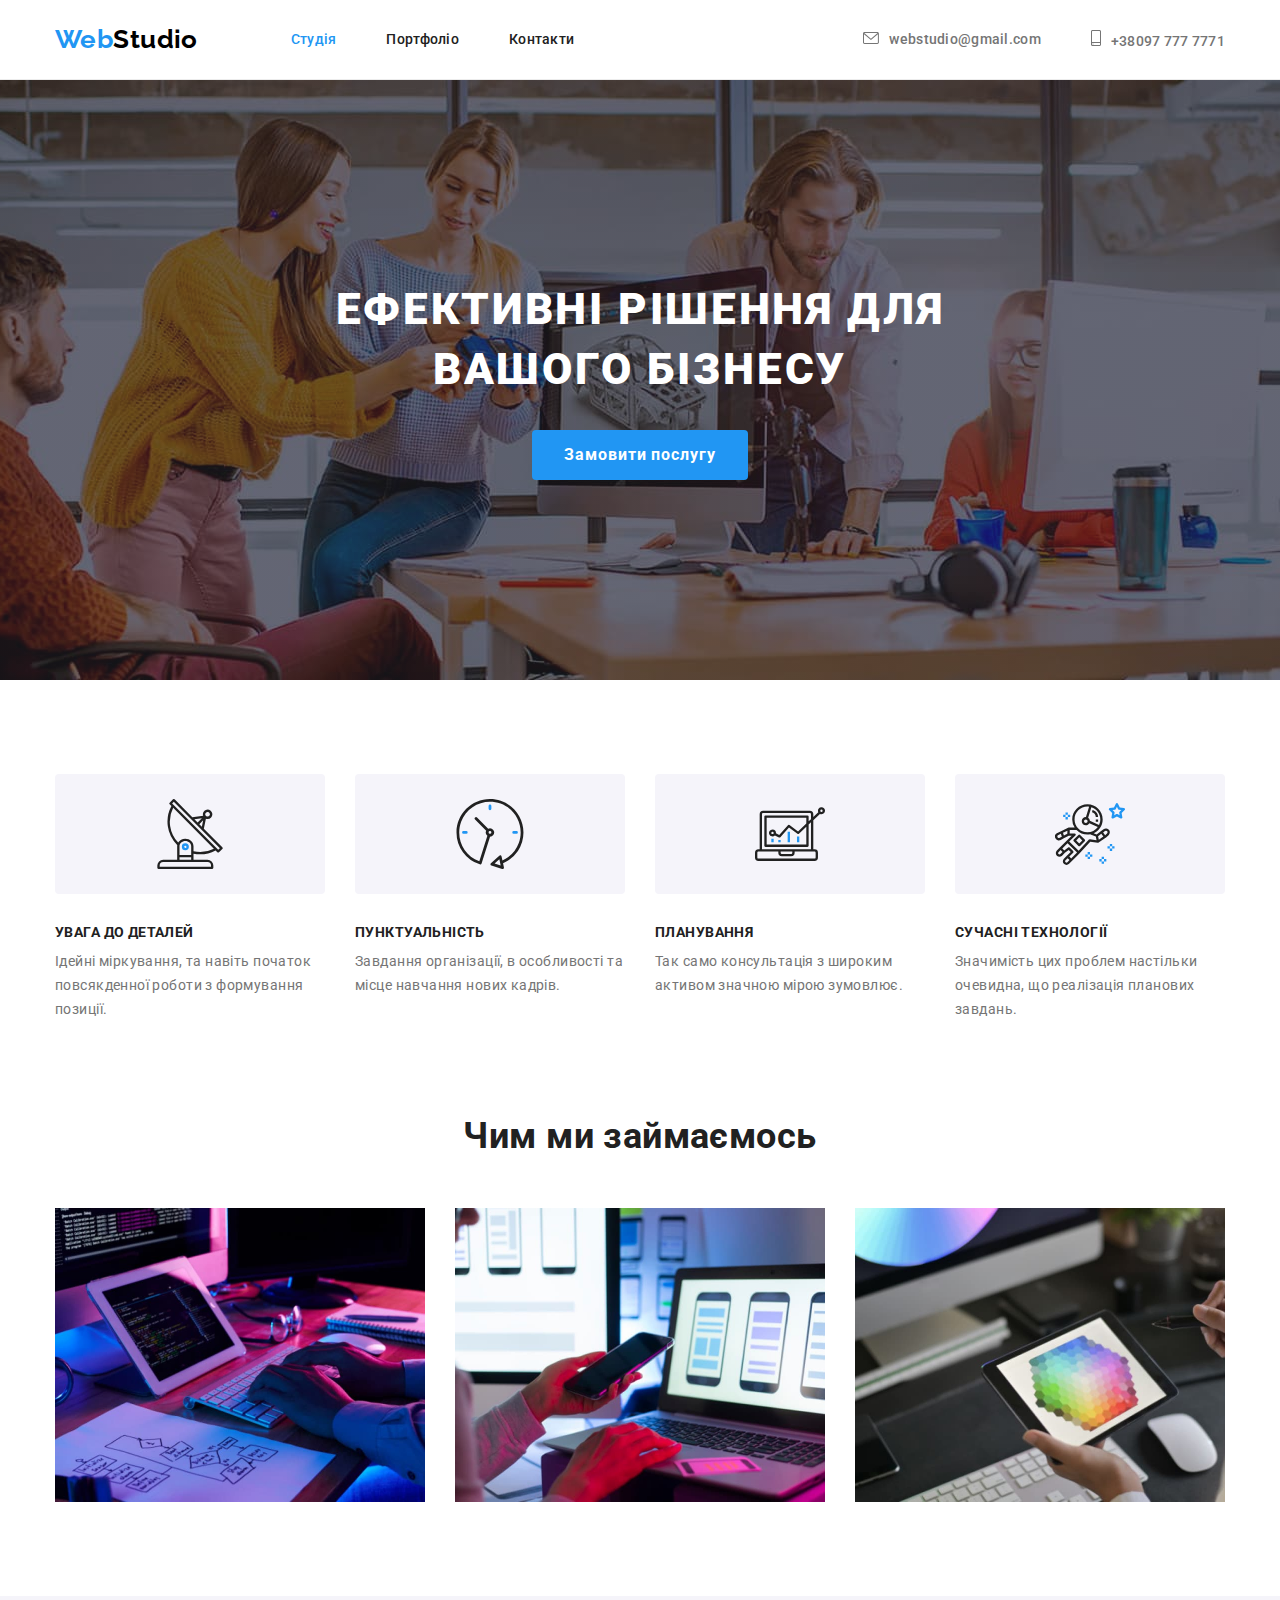
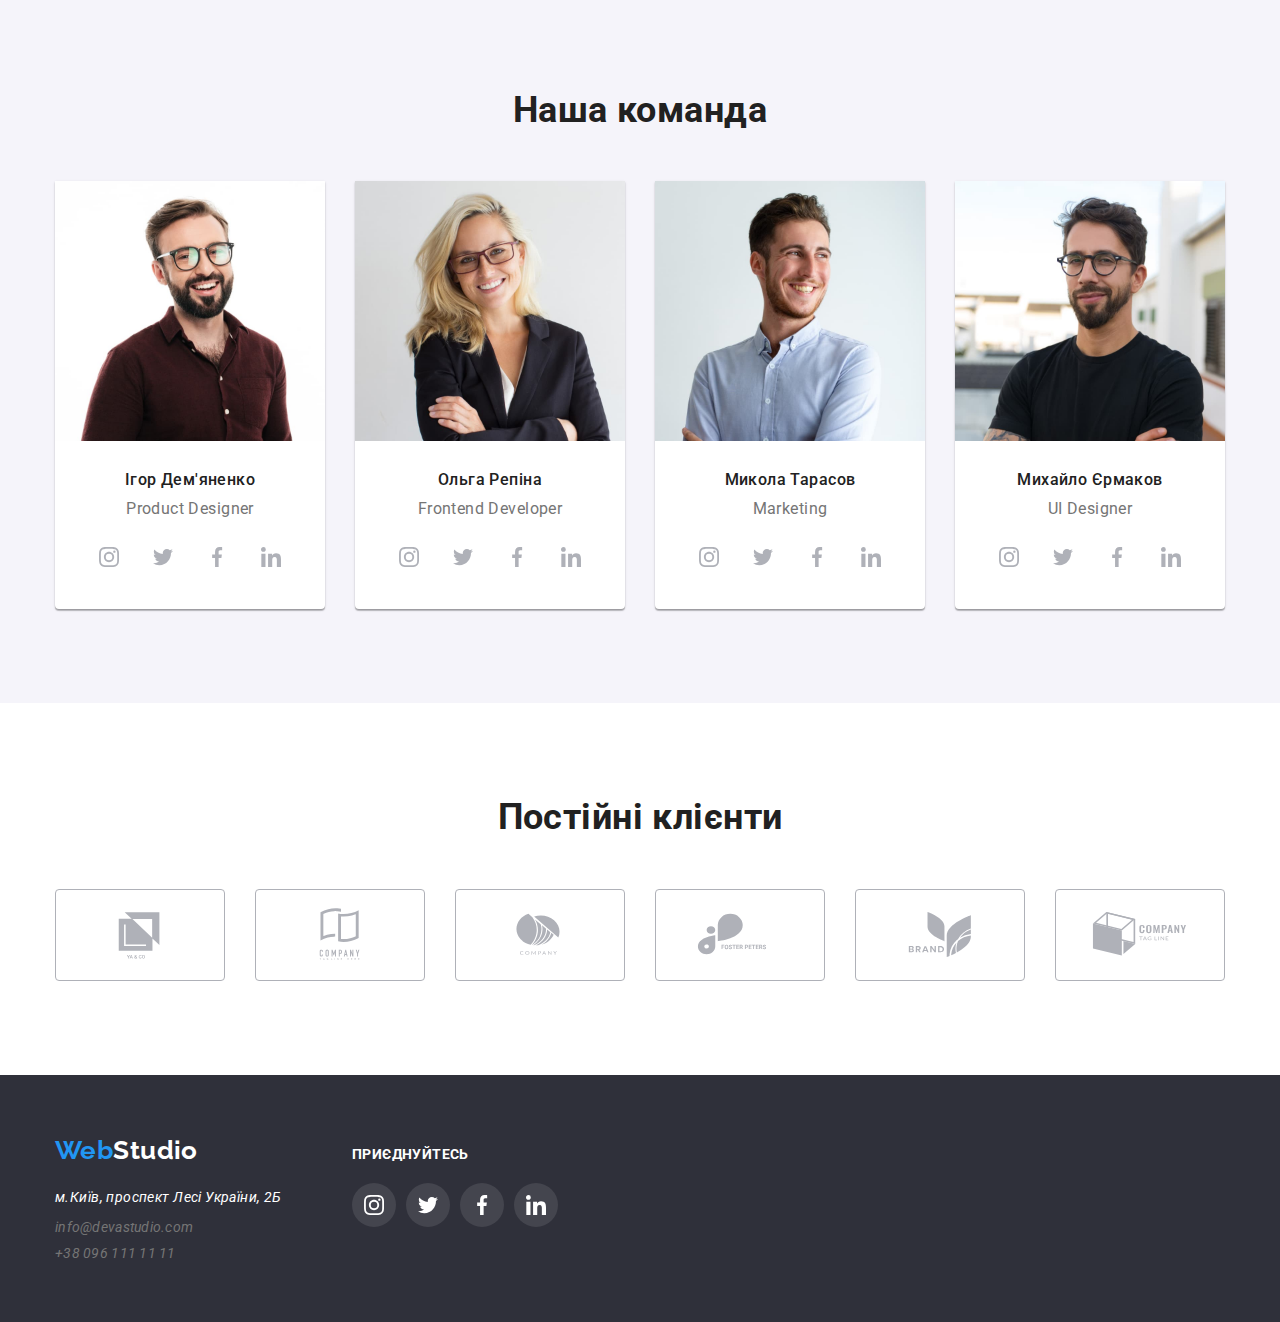
<file: index.html>
<!DOCTYPE html>
<html lang="uk">
  <head>
    <meta charset="UTF-8" />
    <meta http-equiv="X-UA-Compatible" content="IE=edge" />
    <meta name="viewport" content="width=device-width, initial-scale=1.0" />
    <link rel="preconnect" href="https://fonts.googleapis.com" />
    <link rel="preconnect" href="https://fonts.gstatic.com" crossorigin />
    <link
      href="https://fonts.googleapis.com/css2?family=Raleway:wght@700&family=Roboto:wght@400;500;700;900&display=swap"
      rel="stylesheet"
    />
    <link rel="stylesheet" href="./css/normalize.css" />
    <link rel="stylesheet" href="./css/styles.css" />
    <title>Home Work</title>
    <link rel="icon" type="image/x-icon" href="./images/ua.png" />
  </head>
  <body>
    <header class="header">
      <div class="container flex">
        <nav class="flex">
          <a href="./index.html" class="webstudio webstudio-header">
            Web<span class="studio">Studio</span>
          </a>
          <ul class="bar-flex">
            <li class="bar-item">
              <a href="./index.html" class="link current">Студія</a>
            </li>
            <li class="bar-item">
              <a href="./portfolio.html" class="link">Портфоліо</a>
            </li>
            <li class="bar-item"><a href="#" class="link">Контакти</a></li>
          </ul>
        </nav>
        <ul class="list-contact flex">
          <li class="contact">
            <a href="mailto:webstudio@gmail.com" class="link-contact">
              <svg class="header-mail-icon" width="16px" height="12px">
                <use href="./images/icons.svg#mail"></use></svg
              >webstudio@gmail.com</a
            >
          </li>
          <li class="contact">
            <a href="tel:+380977777771" class="link-contact">
              <svg class="header-tel-icon" width="10px" height="16px">
                <use href="./images/icons.svg#tel"></use></svg
              >+38097 777 7771</a
            >
          </li>
        </ul>
      </div>
    </header>
    <main>
      <section class="section about-overlay">
        <div class="container-title container">
          <h1 class="main-title">Ефективні рішення для вашого бізнесу</h1>
          <button type="button" class="btn">Замовити послугу</button>
        </div>
      </section>
      <section class="section">
        <div class="container">
          <h2 class="visually-hidden">Наші особливості</h2>
          <ul class="flex-box">
            <li class="about-box">
              <div class="about-icon-wrap">
                <svg class="about-icon">
                  <use
                    href="./images/icons.svg#antenna"
                    width="70"
                    height="70"
                  ></use>
                </svg>
              </div>
              <h3 class="title">Увага до деталей</h3>
              <p class="post">
                Ідейні міркування, та навіть початок повсякденної роботи з
                формування позиції.
              </p>
            </li>
            <li class="about-box">
              <div class="about-icon-wrap">
                <svg class="about-icon">
                  <use
                    href="./images/icons.svg#clock"
                    width="70"
                    height="70"
                  ></use>
                </svg>
              </div>
              <h3 class="title">Пунктуальність</h3>
              <p class="post">
                Завдання організації, в особливості та місце навчання нових
                кадрів.
              </p>
            </li>
            <li class="about-box">
              <div class="about-icon-wrap">
                <svg class="about-icon">
                  <use
                    href="./images/icons.svg#diagram"
                    width="70"
                    height="70"
                  ></use>
                </svg>
              </div>
              <h3 class="title">Планування</h3>
              <p class="post">
                Так само консультація з широким активом значною мірою зумовлює.
              </p>
            </li>
            <li class="about-box">
              <div class="about-icon-wrap">
                <svg class="about-icon">
                  <use
                    href="./images/icons.svg#astronaut"
                    width="70"
                    height="70"
                  ></use>
                </svg>
              </div>
              <h3 class="title">Сучасні технології</h3>
              <p class="post">
                Значимість цих проблем настільки очевидна, що реалізація
                планових завдань.
              </p>
            </li>
          </ul>
        </div>
      </section>
      <section class="section section-about">
        <div class="container">
          <h2 class="title-about">Чим ми займаємось</h2>
          <ul class="flex-about">
            <li>
              <img
                src="./images/box1.jpg"
                alt="Робота за компютером"
                width="370"
                height="290"
              />
            </li>
            <li>
              <img
                src="./images/box2.jpg"
                alt="Робота з телефоном"
                width="370"
                height="290"
              />
            </li>
            <li>
              <img
                src="./images/box3.jpg"
                alt="Робота на планшеті"
                width="370"
                height="290"
              />
            </li>
          </ul>
        </div>
      </section>
      <section class="section our-team">
        <div class="container">
          <h2 class="title-about">Наша команда</h2>
          <ul class="flex-team">
            <li class="team-card">
              <img
                src="./images/igor1.jpg"
                alt="Ігор Демяненко"
                width="270"
                height="260"
              />
              <div class="team-box">
                <h2 class="team-title">Ігор Дем'яненко</h2>
                <p class="team-subtitle">Product Designer</p>
                <ul class="team-socials-list list">
                  <li class="team-socials-item">
                    <a href="" class="team-socials-link link">
                      <svg
                        class="team-socials-icon"
                        aria-label="instagram"
                        width="20px"
                        height="20px"
                      >
                        <use href="./images/icons.svg#instagram"></use>
                      </svg>
                    </a>
                  </li>
                  <li class="team-socials-item">
                    <a href="" class="team-socials-link link">
                      <svg
                        class="team-socials-icon"
                        aria-label="twitter"
                        width="20px"
                        height="20px"
                      >
                        <use href="./images/icons.svg#twitter"></use>
                      </svg>
                    </a>
                  </li>
                  <li class="team-socials-item">
                    <a href="" class="team-socials-link link">
                      <svg
                        class="team-socials-icon"
                        aria-label="facebook"
                        width="20px"
                        height="20px"
                      >
                        <use href="./images/icons.svg#facebook"></use>
                      </svg>
                    </a>
                  </li>
                  <li class="team-socials-item">
                    <a href="" class="team-socials-link">
                      <svg
                        class="team-socials-icon"
                        aria-label="linkedin"
                        width="20px"
                        height="20px"
                      >
                        <use href="./images/icons.svg#linkedin"></use>
                      </svg>
                    </a>
                  </li>
                </ul>
              </div>
            </li>

            <li class="team-card">
              <img
                src="./images/olga2.jpg"
                alt="Ольга Репіна"
                width="270"
                height="260"
              />
              <div class="team-box">
                <h2 class="team-title">Ольга Репіна</h2>
                <p class="team-subtitle">Frontend Developer</p>
                <ul class="team-socials-list list">
                  <li class="team-socials-item">
                    <a href="" class="team-socials-link link">
                      <svg
                        class="team-socials-icon"
                        aria-label="instagram"
                        width="20px"
                        height="20px"
                      >
                        <use href="./images/icons.svg#instagram"></use>
                      </svg>
                    </a>
                  </li>
                  <li class="team-socials-item">
                    <a href="" class="team-socials-link link">
                      <svg
                        class="team-socials-icon"
                        aria-label="twitter"
                        width="20px"
                        height="20px"
                      >
                        <use href="./images/icons.svg#twitter"></use>
                      </svg>
                    </a>
                  </li>
                  <li class="team-socials-item">
                    <a href="" class="team-socials-link link">
                      <svg
                        class="team-socials-icon"
                        aria-label="facebook"
                        width="20px"
                        height="20px"
                      >
                        <use href="./images/icons.svg#facebook"></use>
                      </svg>
                    </a>
                  </li>
                  <li class="team-socials-item">
                    <a href="" class="team-socials-link">
                      <svg
                        class="team-socials-icon"
                        aria-label="linkedin"
                        width="20px"
                        height="20px"
                      >
                        <use href="./images/icons.svg#linkedin"></use>
                      </svg>
                    </a>
                  </li>
                </ul>
              </div>
            </li>
            <li class="team-card">
              <img
                src="./images/mikola3.jpg"
                alt="Микола Тарасов"
                width="270"
                height="260"
              />
              <div class="team-box">
                <h2 class="team-title">Микола Тарасов</h2>
                <p class="team-subtitle">Marketing</p>
                <ul class="team-socials-list list">
                  <li class="team-socials-item">
                    <a href="" class="team-socials-link link">
                      <svg
                        class="team-socials-icon"
                        aria-label="instagram"
                        width="20px"
                        height="20px"
                      >
                        <use href="./images/icons.svg#instagram"></use>
                      </svg>
                    </a>
                  </li>
                  <li class="team-socials-item">
                    <a href="" class="team-socials-link link">
                      <svg
                        class="team-socials-icon"
                        aria-label="twitter"
                        width="20px"
                        height="20px"
                      >
                        <use href="./images/icons.svg#twitter"></use>
                      </svg>
                    </a>
                  </li>
                  <li class="team-socials-item">
                    <a href="" class="team-socials-link link">
                      <svg
                        class="team-socials-icon"
                        aria-label="facebook"
                        width="20px"
                        height="20px"
                      >
                        <use href="./images/icons.svg#facebook"></use>
                      </svg>
                    </a>
                  </li>
                  <li class="team-socials-item">
                    <a href="" class="team-socials-link">
                      <svg
                        class="team-socials-icon"
                        aria-label="linkedin"
                        width="20px"
                        height="20px"
                      >
                        <use href="./images/icons.svg#linkedin"></use>
                      </svg>
                    </a>
                  </li>
                </ul>
              </div>
            </li>
            <li class="team-card">
              <img
                src="./images/miha4.jpg"
                alt="Михайло Єрмаков"
                width="270"
                height="260"
              />
              <div class="team-box">
                <h2 class="team-title">Михайло Єрмаков</h2>
                <p class="team-subtitle">UI Designer</p>
                <ul class="team-socials-list list">
                  <li class="team-socials-item">
                    <a href="" class="team-socials-link link">
                      <svg
                        class="team-socials-icon"
                        aria-label="instagram"
                        width="20px"
                        height="20px"
                      >
                        <use href="./images/icons.svg#instagram"></use>
                      </svg>
                    </a>
                  </li>
                  <li class="team-socials-item">
                    <a href="" class="team-socials-link link">
                      <svg
                        class="team-socials-icon"
                        aria-label="twitter"
                        width="20px"
                        height="20px"
                      >
                        <use href="./images/icons.svg#twitter"></use>
                      </svg>
                    </a>
                  </li>
                  <li class="team-socials-item">
                    <a href="" class="team-socials-link link">
                      <svg
                        class="team-socials-icon"
                        aria-label="facebook"
                        width="20px"
                        height="20px"
                      >
                        <use href="./images/icons.svg#facebook"></use>
                      </svg>
                    </a>
                  </li>
                  <li class="team-socials-item">
                    <a href="" class="team-socials-link">
                      <svg
                        class="team-socials-icon"
                        aria-label="linkedin"
                        width="20px"
                        height="20px"
                      >
                        <use href="./images/icons.svg#linkedin"></use>
                      </svg>
                    </a>
                  </li>
                </ul>
              </div>
            </li>
          </ul>
        </div>
      </section>
      <!-- ==================CLIENTS NEWWW ====================-->
      <section class="clients section">
        <div class="container">
          <h2 class="title-about">Постійні клієнти</h2>
          <ul class="clients-list">
            <li class="clients-item">
              <a class="clients-link link" href="">
                <svg class="clients-icon" width="106px" height="60px">
                  <use href="./images/icons.svg#client-1"></use>
                </svg>
              </a>
            </li>
            <li class="clients-item">
              <a class="clients-link link" href="">
                <svg class="clients-icon" width="106px" height="60px">
                  <use href="./images/icons.svg#client-2"></use>
                </svg>
              </a>
            </li>
            <li class="clients-item">
              <a class="clients-link link" href="">
                <svg class="clients-icon" width="106px" height="60px">
                  <use href="./images/icons.svg#client-3"></use>
                </svg>
              </a>
            </li>
            <li class="clients-item">
              <a class="clients-link link" href="">
                <svg class="clients-icon" width="106px" height="60px">
                  <use href="./images/icons.svg#client-4"></use>
                </svg>
              </a>
            </li>
            <li class="clients-item">
              <a class="clients-link link" href="">
                <svg class="clients-icon" width="106px" height="60px">
                  <use href="./images/icons.svg#client-5"></use>
                </svg>
              </a>
            </li>
            <li class="clients-item">
              <a class="clients-link link" href="">
                <svg class="clients-icon" width="106px" height="60px">
                  <use href="./images/icons.svg#client-6"></use>
                </svg>
              </a>
            </li>
          </ul>
        </div>
      </section>
    </main>
    <footer class="footer">
      <div class="container foot-flex">
        <div class="footer-contacts">
          <a href="./index.html" class="webstudio-foot">
            Web<span class="studio1">Studio</span>
          </a>
          <address>
            <ul class="contact-footer">
              <li class="contact-footer-list">
                <a
                  href="https://goo.gl/maps/MZTLetNRjhChJhsN8"
                  target="_blank"
                  rel="noopener noreferrer nofollow"
                  class="address"
                >
                  м.Київ, проспект Лесі України, 2Б
                </a>
              </li>
              <li class="contact contact-footer-list">
                <a
                  href="mailto:info@devstudio.com"
                  lang="en"
                  class="link-contact link-contact-foot"
                >
                  info@devastudio.com
                </a>
              </li>
              <li class="contact contact-footer-list">
                <a
                  href="tel:+380961111111"
                  class="link-contact link-contact-foot"
                  >+38 096 111 11 11</a
                >
              </li>
            </ul>
          </address>
        </div>
        <div class="footer-social">
          <strong class="footer-box-title">приєднуйтесь</strong>
          <ul class="footer-socials-list">
            <li class="footer-socials-item">
              <a href="" class="footer-socials-link link">
                <svg class="footer-socials-icon" width="20px" height="20px">
                  <use href="./images/icons.svg#instagram"></use>
                </svg>
              </a>
            </li>
            <li class="footer-socials-item">
              <a href="" class="footer-socials-link link">
                <svg class="footer-socials-icon" width="20px" height="20px">
                  <use href="./images/icons.svg#twitter"></use>
                </svg>
              </a>
            </li>
            <li class="footer-socials-item">
              <a href="" class="footer-socials-link link">
                <svg class="footer-socials-icon" width="20px" height="20px">
                  <use href="./images/icons.svg#facebook"></use>
                </svg>
              </a>
            </li>
            <li class="footer-socials-item">
              <a href="" class="footer-socials-link">
                <svg class="footer-socials-icon" width="20px" height="20px">
                  <use href="./images/icons.svg#linkedin"></use>
                </svg>
              </a>
            </li>
          </ul>
        </div>
      </div>
    </footer>
    <!-- ==================JS========================== -->
  </body>
</html>
</file>
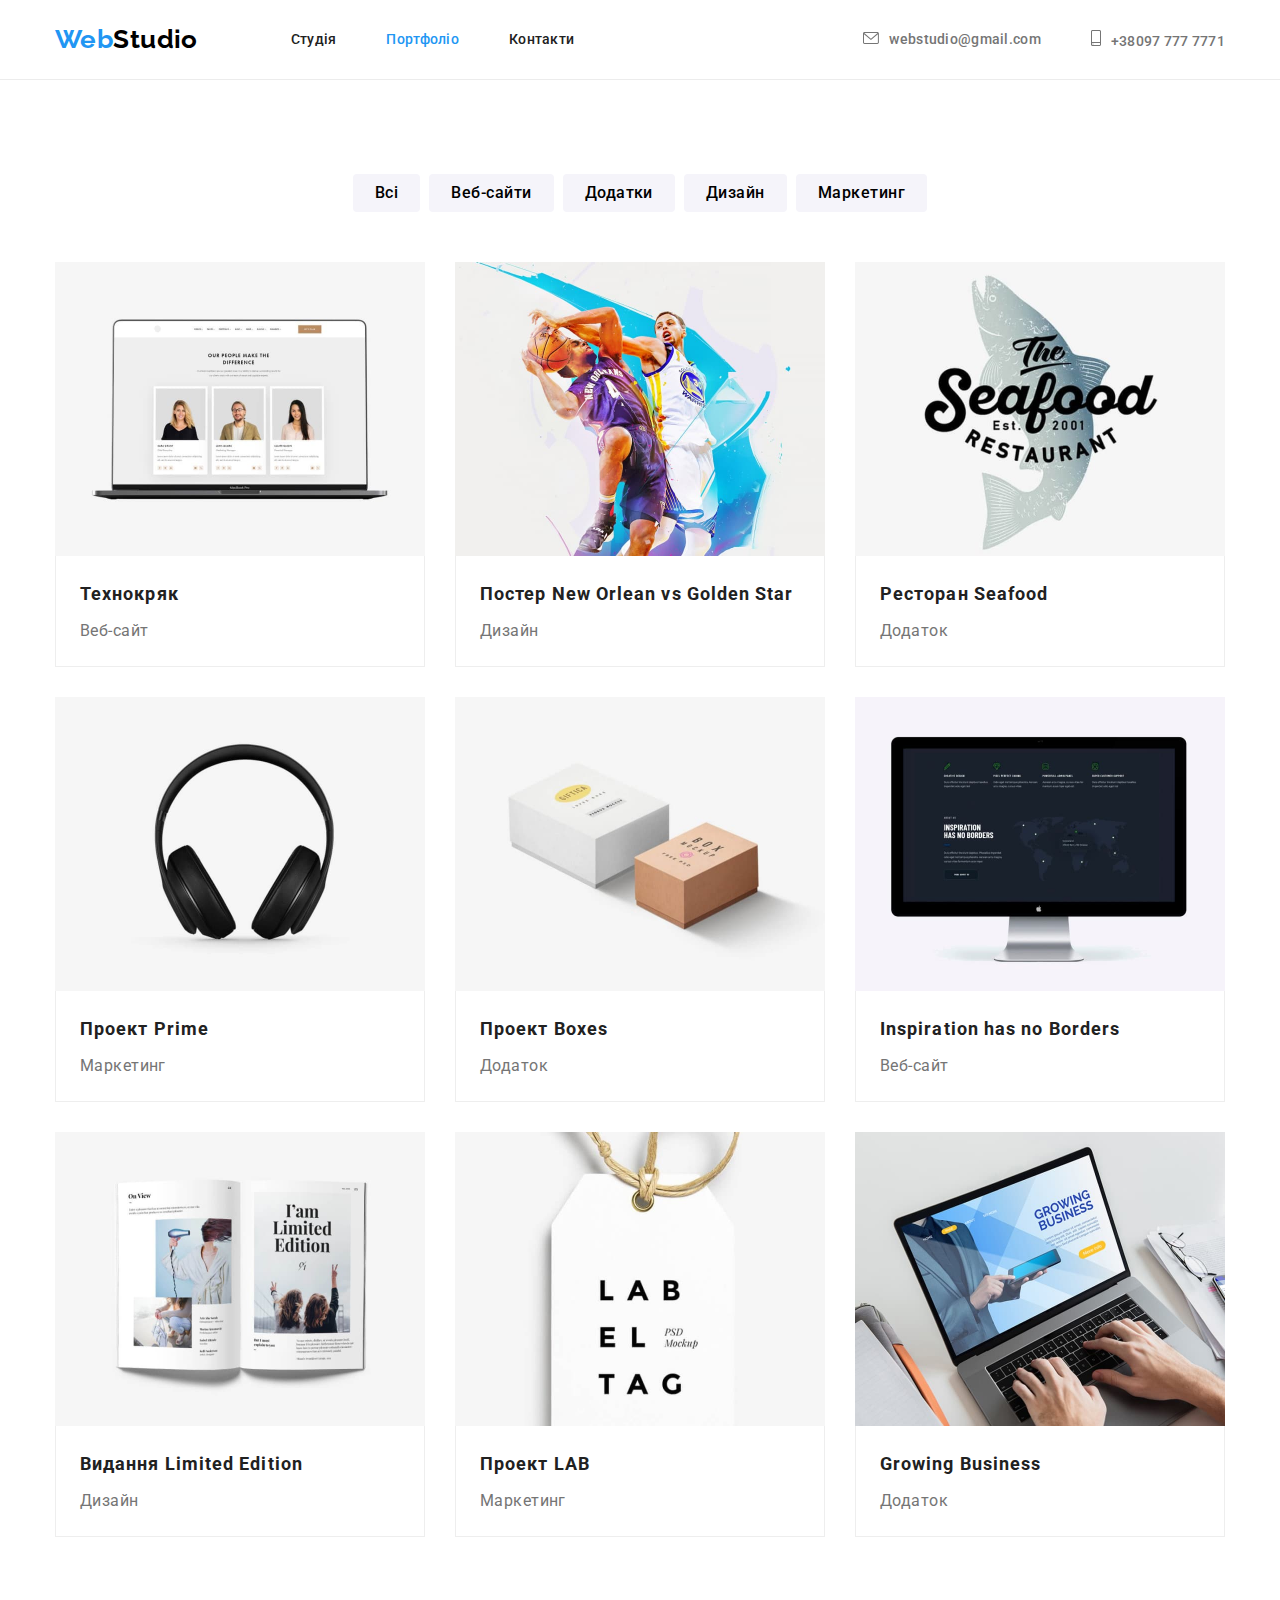
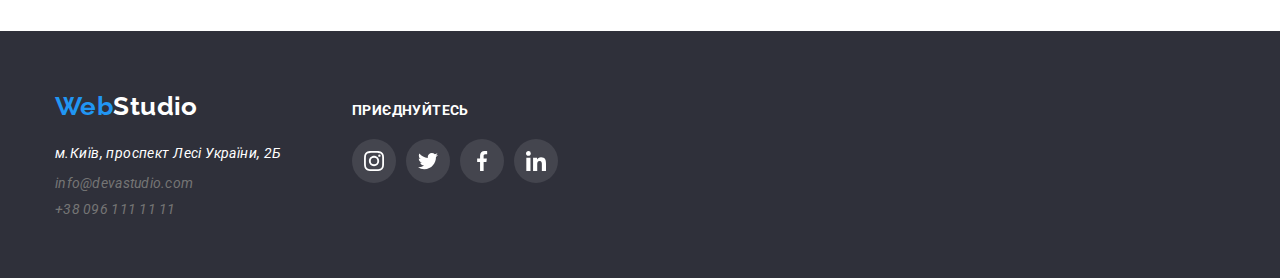
<file: portfolio.html>
<!DOCTYPE html>
<html lang="uk">
  <head>
    <meta charset="UTF-8" />
    <meta http-equiv="X-UA-Compatible" content="IE=edge" />
    <meta name="viewport" content="width=device-width, initial-scale=1.0" />
    <link rel="preconnect" href="https://fonts.googleapis.com" />
    <link rel="preconnect" href="https://fonts.gstatic.com" crossorigin />
    <link
      href="https://fonts.googleapis.com/css2?family=Raleway:wght@700&family=Roboto:wght@400;500;700;900&display=swap"
      rel="stylesheet"
    />
    <link rel="stylesheet" href="css/normalize.css" />
    <link rel="stylesheet" href="css/styles.css" />
    <title>Portfolio</title>
    <link rel="icon" type="image/x-icon" href="./images/ua.png" />
  </head>
  <body>
    <header class="header">
      <div class="container flex">
        <nav class="flex">
          <a href="./index.html" class="webstudio webstudio-header">
            Web<span class="studio">Studio</span>
          </a>
          <ul class="bar-flex">
            <li class="bar-item">
              <a href="./index.html" class="link">Студія</a>
            </li>
            <li class="bar-item">
              <a href="./portfolio.html" class="link current">Портфоліо</a>
            </li>
            <li class="bar-item"><a href="#" class="link">Контакти</a></li>
          </ul>
        </nav>
        <ul class="list-contact flex">
          <li class="contact">
            <a href="mailto:webstudio@gmail.com" class="link-contact">
              <svg class="header-mail-icon" width="16px" height="12px">
                <use href="./images/icons.svg#mail"></use></svg
              >webstudio@gmail.com</a
            >
          </li>
          <li class="contact">
            <a href="tel:+380977777771" class="link-contact">
              <svg class="header-tel-icon" width="10px" height="16px">
                <use href="./images/icons.svg#tel"></use></svg
              >+38097 777 7771</a
            >
          </li>
        </ul>
      </div>
    </header>

    <section class="section">
      <div class="work-container" id="feautured">
        <h1 class="visually-hidden">Наші роботи</h1>
        <ul class="buttons">
          <li class="btn-hover">
            <button
              type="button"
              class="btn-portfolio"
              onclick="filterObjects('all')"
            >
              Всі
            </button>
          </li>
          <li class="btn-hover">
            <button
              type="button"
              class="btn-portfolio"
              onclick="filterObjects('websites')"
            >
              Веб-сайти
            </button>
          </li>
          <li class="btn-hover">
            <button
              type="button"
              class="btn-portfolio"
              onclick="filterObjects('apps')"
            >
              Додатки
            </button>
          </li>
          <li class="btn-hover">
            <button
              type="button"
              class="btn-portfolio"
              onclick="filterObjects('disign')"
            >
              Дизайн
            </button>
          </li>
          <li class="btn-hover">
            <button
              type="button"
              class="btn-portfolio"
              onclick="filterObjects('marketing')"
            >
              Маркетинг
            </button>
          </li>
        </ul>
        <ul class="work-list">
          <li class="work-item mix websites">
            <a class="project-card" href="#">
              <img
                src="./images/1.jpg"
                alt="project1"
                width="370"
                height="294"
              />
              <div class="project-box">
                <h2 class="work-title">Технокряк</h2>
                <p class="about-subtitle">Веб-сайт</p>
              </div>
            </a>
          </li>
          <li class="work-item mix disign">
            <a class="project-card" href="#">
              <img
                src="./images/2.jpg"
                alt="project2"
                width="370"
                height="294"
              />
              <div class="project-box">
                <h2 class="work-title">Постер New Orlean vs Golden Star</h2>
                <p class="about-subtitle">Дизайн</p>
              </div></a
            >
          </li>
          <li class="work-item mix apps">
            <a class="project-card" href="#">
              <img
                src="./images/3.jpg"
                alt="project3"
                width="370"
                height="294"
              />
              <div class="project-box">
                <h2 class="work-title">Ресторан Seafood</h2>
                <p class="about-subtitle">Додаток</p>
              </div></a
            >
          </li>
          <li class="work-item mix marketing">
            <a class="project-card" href="#">
              <img
                src="./images/4.jpg"
                alt="project4"
                width="370"
                height="294"
              />
              <div class="project-box">
                <h2 class="work-title">Проект Prime</h2>
                <p class="about-subtitle">Маркетинг</p>
              </div></a
            >
          </li>
          <li class="work-item mix apps">
            <a class="project-card" href="#">
              <img
                src="./images/5.jpg"
                alt="project5"
                width="370"
                height="294"
              />
              <div class="project-box">
                <h2 class="work-title">Проект Boxes</h2>
                <p class="about-subtitle">Додаток</p>
              </div></a
            >
          </li>
          <li class="work-item mix websites">
            <a class="project-card" href="#">
              <img
                src="./images/6.jpg"
                alt="project6"
                width="370"
                height="294"
              />
              <div class="project-box">
                <h2 class="work-title">Inspiration has no Borders</h2>
                <p class="about-subtitle">Веб-сайт</p>
              </div></a
            >
          </li>
          <li class="work-item mix disign">
            <a class="project-card" href="#">
              <img
                src="./images/7.jpg"
                alt="project7"
                width="370"
                height="294"
              />
              <div class="project-box">
                <h2 class="work-title">Видання Limited Edition</h2>
                <p class="about-subtitle">Дизайн</p>
              </div></a
            >
          </li>
          <li class="work-item mix marketing">
            <a class="project-card" href="#">
              <img
                src="./images/8.jpg"
                alt="project8"
                width="370"
                height="294"
              />
              <div class="project-box">
                <h2 class="work-title">Проект LAB</h2>
                <p class="about-subtitle">Маркетинг</p>
              </div></a
            >
          </li>
          <li class="work-item mix apps">
            <a class="project-card" href="#">
              <img
                src="./images/9.jpg"
                alt="project9"
                width="370"
                height="294"
              />
              <div class="project-box">
                <h2 class="work-title">Growing Business</h2>
                <p class="about-subtitle">Додаток</p>
              </div></a
            >
          </li>
        </ul>
      </div>
    </section>
    <footer class="footer">
      <div class="container foot-flex">
        <div class="footer-contacts">
          <a href="./index.html" class="webstudio-foot">
            Web<span class="studio1">Studio</span>
          </a>
          <address>
            <ul class="contact-footer">
              <li class="contact-footer-list">
                <a
                  href="https://goo.gl/maps/MZTLetNRjhChJhsN8"
                  target="_blank"
                  rel="noopener noreferrer nofollow"
                  class="address"
                >
                  м.Київ, проспект Лесі України, 2Б
                </a>
              </li>
              <li class="contact contact-footer-list">
                <a
                  href="mailto:info@devstudio.com"
                  lang="en"
                  class="link-contact link-contact-foot"
                >
                  info@devastudio.com
                </a>
              </li>
              <li class="contact contact-footer-list">
                <a
                  href="tel:+380961111111"
                  class="link-contact link-contact-foot"
                  >+38 096 111 11 11</a
                >
              </li>
            </ul>
          </address>
        </div>
        <div class="footer-social">
          <strong class="footer-box-title">приєднуйтесь</strong>
          <ul class="footer-socials-list list">
            <li class="footer-socials-item">
              <a href="" class="footer-socials-link link">
                <svg class="footer-socials-icon" width="20px" height="20px">
                  <use href="./images/icons.svg#instagram"></use>
                </svg>
              </a>
            </li>
            <li class="footer-socials-item">
              <a href="" class="footer-socials-link link">
                <svg class="footer-socials-icon" width="20px" height="20px">
                  <use href="./images/icons.svg#twitter"></use>
                </svg>
              </a>
            </li>
            <li class="footer-socials-item">
              <a href="" class="footer-socials-link link">
                <svg class="footer-socials-icon" width="20px" height="20px">
                  <use href="./images/icons.svg#facebook"></use>
                </svg>
              </a>
            </li>
            <li class="footer-socials-item">
              <a href="" class="footer-socials-link">
                <svg class="footer-socials-icon" width="20px" height="20px">
                  <use href="./images/icons.svg#linkedin"></use>
                </svg>
              </a>
            </li>
          </ul>
        </div>
      </div>
    </footer>
    <!-- ==================JS========================== -->
  </body>
</html>
</file>
<file: css/styles.css>
/**VARIABLE**/

:root {
   --main-color: #212121;
   --text-size: 14px;
   --letter-spacing: 0.03em;
   --title-color: #757575;
   --main-backround: #FFF;
   --secondary-background: #2F303A;
   --third-background: #F5F4FA;
   --black-color: #000;
   --blue-color: #2196F3;
   --social-color: #AFB1B8;
   --social-background: #2196F3;
   --footer-socials: rgba(255, 255, 255, 0.1);
   ;
   --primary-font: 'Roboto',
      sans-serif;
   --secondary-font: 'Raleway',
      sans-serif;
   --conteiner-size: 1200px;
}

body {
   font-family: var(--primary-font);
   font-size: var(--text-size);
   letter-spacing: var(--letter-spacing);
   background-color: var(--main-background);
   font-style: normal;
}

ul {
   list-style: none;
}

h1,
h2,
h3,
h4,
p,
ul {
   margin: 0;
   padding: 0;
}

a {
   text-decoration: none;
   /* font-style: normal; */
}

img {
   display: block;
   max-width: 100%;
   height: auto;
}

/* ==================Header============================ */
.container {
   width: 1200px;
   padding: 0 15px;
   margin-left: auto;
   margin-right: auto;
}

.flex {
   display: flex;
   align-items: center;
}

.list-contact {
   margin-left: auto;
}

.header {
   height: 80px;
   border-bottom: 1px solid #ECECEC;
}

.bar-flex {
   display: flex;
}

.bar-flex .bar-item:not(:last-child) {
   margin-right: 50px;
}

.list-contact .contact:not(:last-child) {
   margin-right: 50px;
}

/* ================================================== */

.section {
   padding: 94px 0;
}

/* ============================WebStudio=============================== */

.webstudio,
.webstudio-foot {
   font-family: var(--secondary-font);
   font-weight: 700;
   font-size: 26px;
   line-height: 1.19;
   color: var(--blue-color);
}

.webstudio-header {
   margin-right: 93px;
   padding-top: 24px;
   padding-bottom: 25px;
}

.studio {
   color: var(--black-color);
}

.studio1 {
   color: var(--main-backround);
}

.link {
   color: var(--main-color);
}

.link-contact,
.link-contact-footer {
   color: var(--title-color);
}

.link,
.link-contact {
   font-size: var(--text-size);
   line-height: 1.14;
   letter-spacing: 0.02em;
   font-weight: 500;
}

.contact {
   color: var(--title-color);
   font-weight: 500;
}

/* =============icons=============== */
.header-tel-icon,
.header-mail-icon {
   margin-right: 10px;
   fill: currentColor;
}

.current {
   color: var(--blue-color);
}

.link:hover,
.link-contact:hover,
.link-contact-footer:hover,
.link:focus,
.link-contact:focus,
.link-contact-footer:focus {
   color: var(--blue-color);
}

.container-title {
   text-align: center;
}

.about-overlay {
   max-width: 1600px;
   height: 600px;
   background-color: var(--secondary-background);
   padding: 200px 0;
   margin-left: auto;
   margin-right: auto;
   background-image: linear-gradient(rgba(47, 48, 58, 0.4),
         rgba(47, 48, 58, 0.4)),
      url('../images/back-img.jpg');
   background-repeat: no-repeat;
   background-position: center;
}

.main-title {
   text-transform: uppercase;
   font-weight: 900;
   font-size: 44px;
   line-height: 1.36;
   letter-spacing: 0.06em;
   color: var(--main-backround);
   margin-bottom: 30px;
   width: 696px;
   margin-left: auto;
   margin-right: auto;
}

.btn {
   font-family: inherit;
   cursor: pointer;
   font-weight: 700;
   font-size: 16px;
   background-color: var(--blue-color);
   color: var(--main-backround);
   padding: 10px 32px;
   border: none;
   border-radius: 4px;
   letter-spacing: 0.06em;
   line-height: 30px;
}

.btn:hover,
btn:focus {
   box-shadow: 0px 4px 4px rgba(0, 0, 0, 0.15);
   background-color: #1270bd;
   transition: 0.3s;
}

/* ==================================================================== */
.visually-hidden {
   position: absolute;
   white-space: nowrap;
   width: 1px;
   height: 1px;
   overflow: hidden;
   border: 0;
   padding: 0;
   clip: rect(0 0 0 0);
   clip-path: inset(50%);
   margin: -1px;
}

/* =========icons=========== */
.about-icon-wrap {
   display: flex;
   justify-content: center;
   align-items: center;
   width: 270px;
   height: 120px;
   margin-bottom: 30px;
   background: var(--third-background);
   border-radius: 4px;
}

.about-icon {
   width: 70px;
   height: 70px;
}

.flex-box {
   display: flex;
   gap: 30px;
}

.about-box {
   width: 270px;
}

.section-about {
   padding-top: 0;
}

.title {
   font-weight: 700;
   font-size: var(--text-size);
   line-height: 16px;
   text-transform: uppercase;
   color: var(--main-color);
   margin-bottom: 10px;
}

.post {
   font-size: var(--text-size);
   line-height: 1.71;
   color: var(--title-color);
}

.title-about {
   font-weight: 700;
   font-size: 36px;
   line-height: 1.16;
   color: var(--main-color);
   text-align: center;
   margin: 0 0 50px;
}

.flex-about {
   display: flex;
   gap: 30px;
   margin: 0;
   padding: 0;
}

/* =================================================== */
.our-team {
   background-color: var(--third-background);
}

.team-title {
   font-weight: 500;
   font-size: 16px;
   line-height: 1.18;
   color: var(--main-color);
   margin-top: 30px;
   margin-bottom: 10px;
}

.team-subtitle {
   color: var(--title-color);
   font-size: 16px;
   line-height: 1.18;
   margin-bottom: 16px;
}

.team-card {
   background: #FFFFFF;
   box-shadow: 0px 1px 3px rgba(0, 0, 0, 0.12), 0px 1px 1px rgba(0, 0, 0, 0.14), 0px 2px 1px rgba(0, 0, 0, 0.2);
   border-radius: 0px 0px 4px 4px;
   text-align: center;
}

.flex-team {
   display: flex;
   gap: 30px;
}

/* =========social-link=================== */

.team-socials-list {
   display: flex;
   justify-content: center;
   margin: 16px auto 0;
}

.team-socials-item {
   width: 44px;
   height: 44px;
}

.team-socials-link {
   display: flex;
   justify-content: center;
   align-items: center;
   width: 100%;
   height: 100%;
   color: var(--social-color);
}

.team-socials-item:not(:last-child),
.footer-socials-item:not(:last-child) {
   margin-right: 10px;
}

.team-socials-link:hover,
.team-socials-link:focus {
   border-radius: 50px;
   background-color: var(--social-background);
   color: var(--main-backround);
}

.team-socials-icon {
   fill: currentColor;
}


/* ======================Clients================================ */

.clients-list {
   display: flex;
}

.clients-item {
   width: 170px;
   height: 92px;
}

.clients-item:not(:last-child) {
   margin-right: 30px;
}

.clients-link {
   display: flex;
   justify-content: center;
   align-items: center;
   width: 100%;
   height: 100%;
   color: var(--social-color);
   border: 1px solid var(--social-color);
   border-radius: 4px;
}

.clients-icon {
   fill: currentColor;
}

.clients-link:hover,
.clients-link:focus {
   color: var(--social-background);
   border: 1px solid var(--social-background);
}

/* ============================================================ */
.address {
   font-size: var(--text-size);
   line-height: 1.71;
   color: var(--main-backround);
}

.btn-portfolio {
   font-family: inherit;
   background-color: var(--third-background);
   border-radius: 4px;
   border: none;
   padding: 6px 22px;
   font-weight: 500;
   font-size: 16px;
   line-height: 26px;
   text-align: center;
   cursor: pointer;
   letter-spacing: 0.03em;
}

.buttons {
   display: flex;
   gap: 9px;
   justify-content: center;
   margin-bottom: 50px;
}

.btn-portfolio:hover,
.btn-portfolio:focus {
   color: var(--main-backround);
   background-color: var(--blue-color);
   box-shadow: 0px 3px 1px rgba(0, 0, 0, 0.1),
      0px 1px 2px rgba(0, 0, 0, 0.08),
      0px 2px 2px rgba(0, 0, 0, 0.12);
   transition: 400ms;
}

/* =====================Cards================================ */
.work-container {
   width: 1200px;
   margin: 0 auto;
   padding: 0 15px;
}

.list {
   margin-bottom: 30px;
}

.work-list {
   display: flex;
   flex-wrap: wrap;
   gap: 30px;
   justify-content: center;
}

.work-item {
   width: 370px;
}

.work-title {
   font-weight: 700;
   font-size: 18px;
   line-height: 2;
   letter-spacing: 0.06em;
   margin-bottom: 4px;
   color: var(--main-color);
}

.project-box {
   padding: 20px 24px;
   border: 1px solid #EEEEEE;
   border-top: none;
}

.project-card {
   display: block;

}

.project-card:hover,
.project-card:focus {
   box-shadow: 0px 1px 1px rgba(0, 0, 0, 0.12), 0px 4px 4px rgba(0, 0, 0, 0.06), 1px 4px 6px rgba(0, 0, 0, 0.16);
}

.about-subtitle {
   color: var(--title-color);
   font-size: 16px;
   line-height: 1.87;
}

.visually-hidden {
   position: absolute;
   width: 1px;
   height: 1px;
   margin: -1px;
   padding: 0;
   overflow: hidden;
   border: 0;
   clip: rect(0 0 0 0);
}

.link-contact-footer {
   font-weight: 400;
   font-size: var(--text-size);
   line-height: 1.14;
   letter-spacing: 0.02em;
}

/* ================================================ */

.footer {
   background-color: var(--secondary-background);
   padding: 60px 0;
}

.contact-footer {
   padding-left: 0px;
   margin-top: 20px;
}

.contact-footer-list:not(:last-child) {
   margin-bottom: 9px;
}

.link-contact-foot {
   font-weight: normal;
}

.footer-box-title {
   font-weight: 700;
   line-height: 1.14;
   text-transform: uppercase;
   color: var(--main-backround);
}

.footer-socials-list {
   display: flex;
   justify-content: center;
   width: 206px;
   height: 44px;
   margin-top: 20px;
}

.footer-socials-item:not(:last-child) {
   margin-right: 10px;
}

.footer-socials-link {
   display: flex;
   justify-content: center;
   align-items: center;
   width: 44px;
   height: 44px;
   color: var(--main-backround);
   border-radius: 50px;
   background-color: var(--footer-socials);
}

.footer-socials-icon {
   fill: currentColor;
}

.footer-socials-link:hover,
.footer-socials-link:focus {
   background-color: var(--social-background);
   color: var(--main-backround);
}

.foot-flex {
   display: flex;
   align-items: baseline;
}

.footer-social {
   margin-left: 70px;
}
</file>
